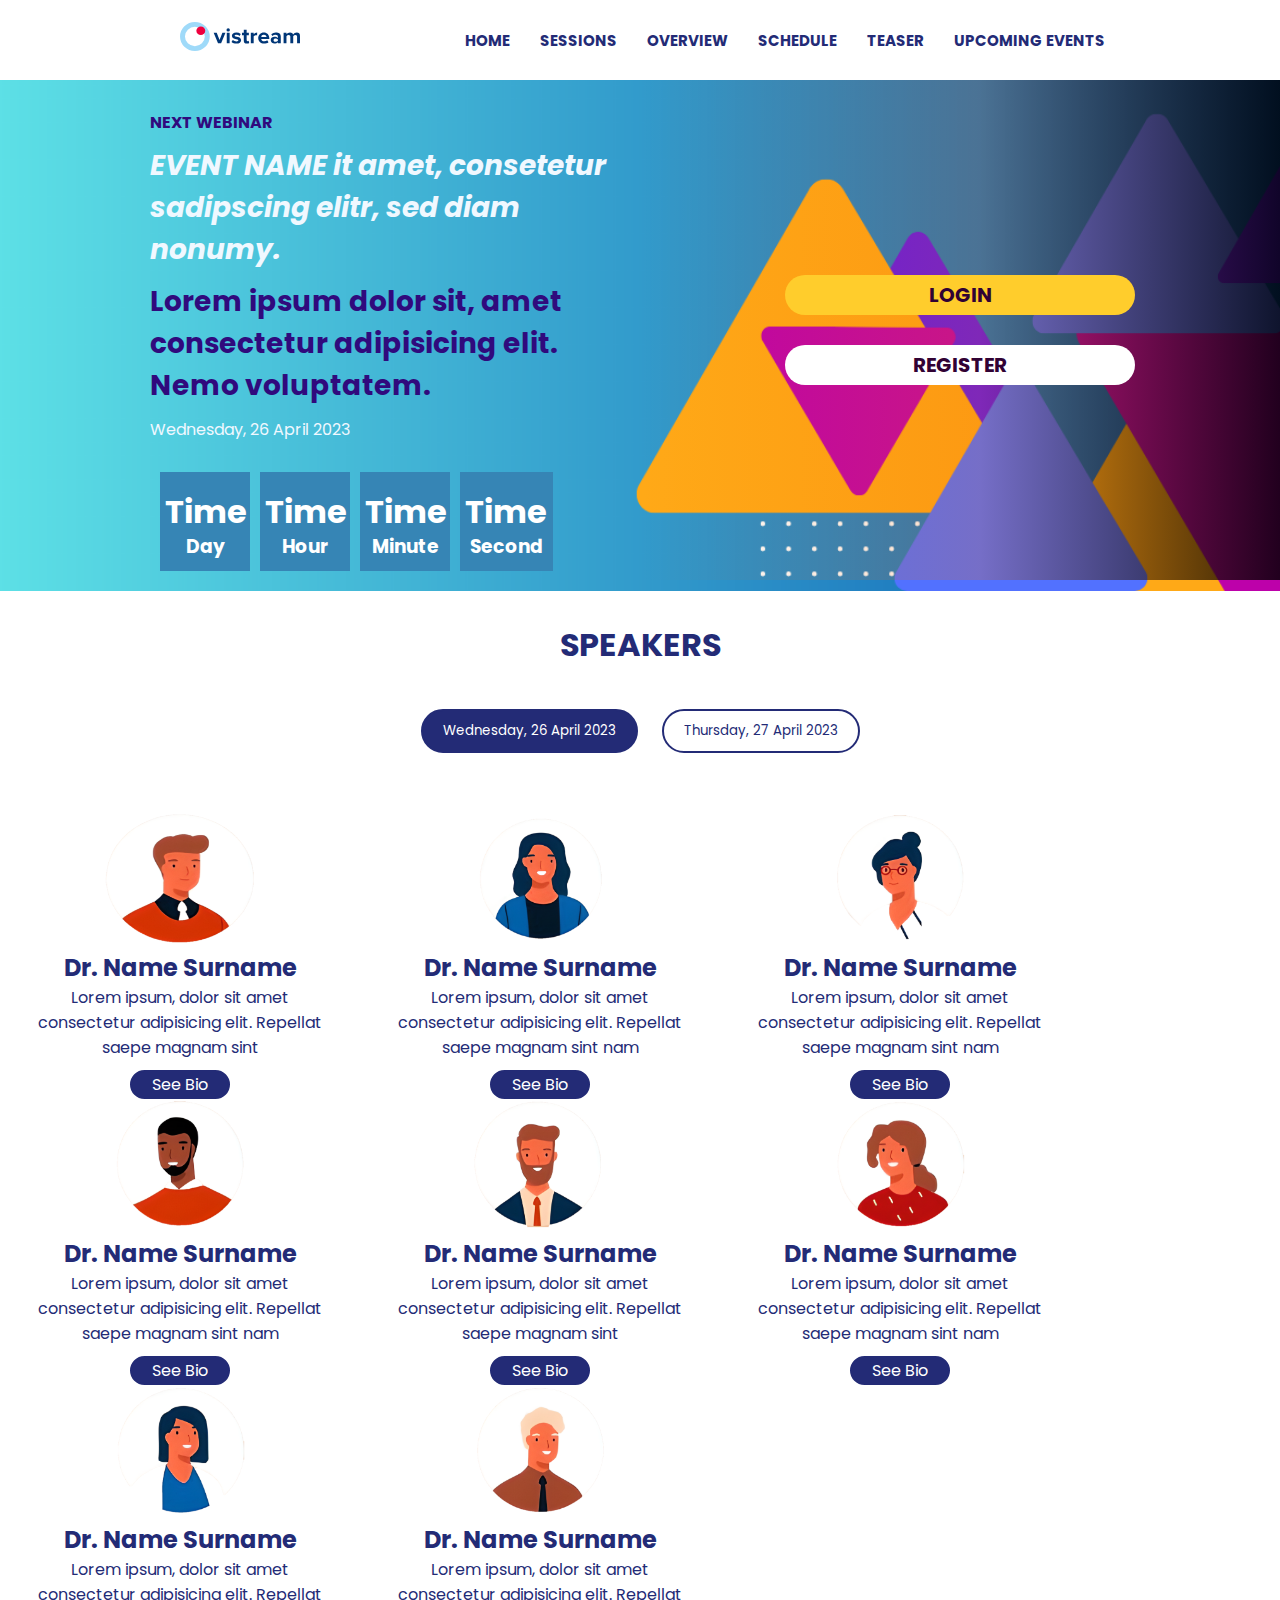
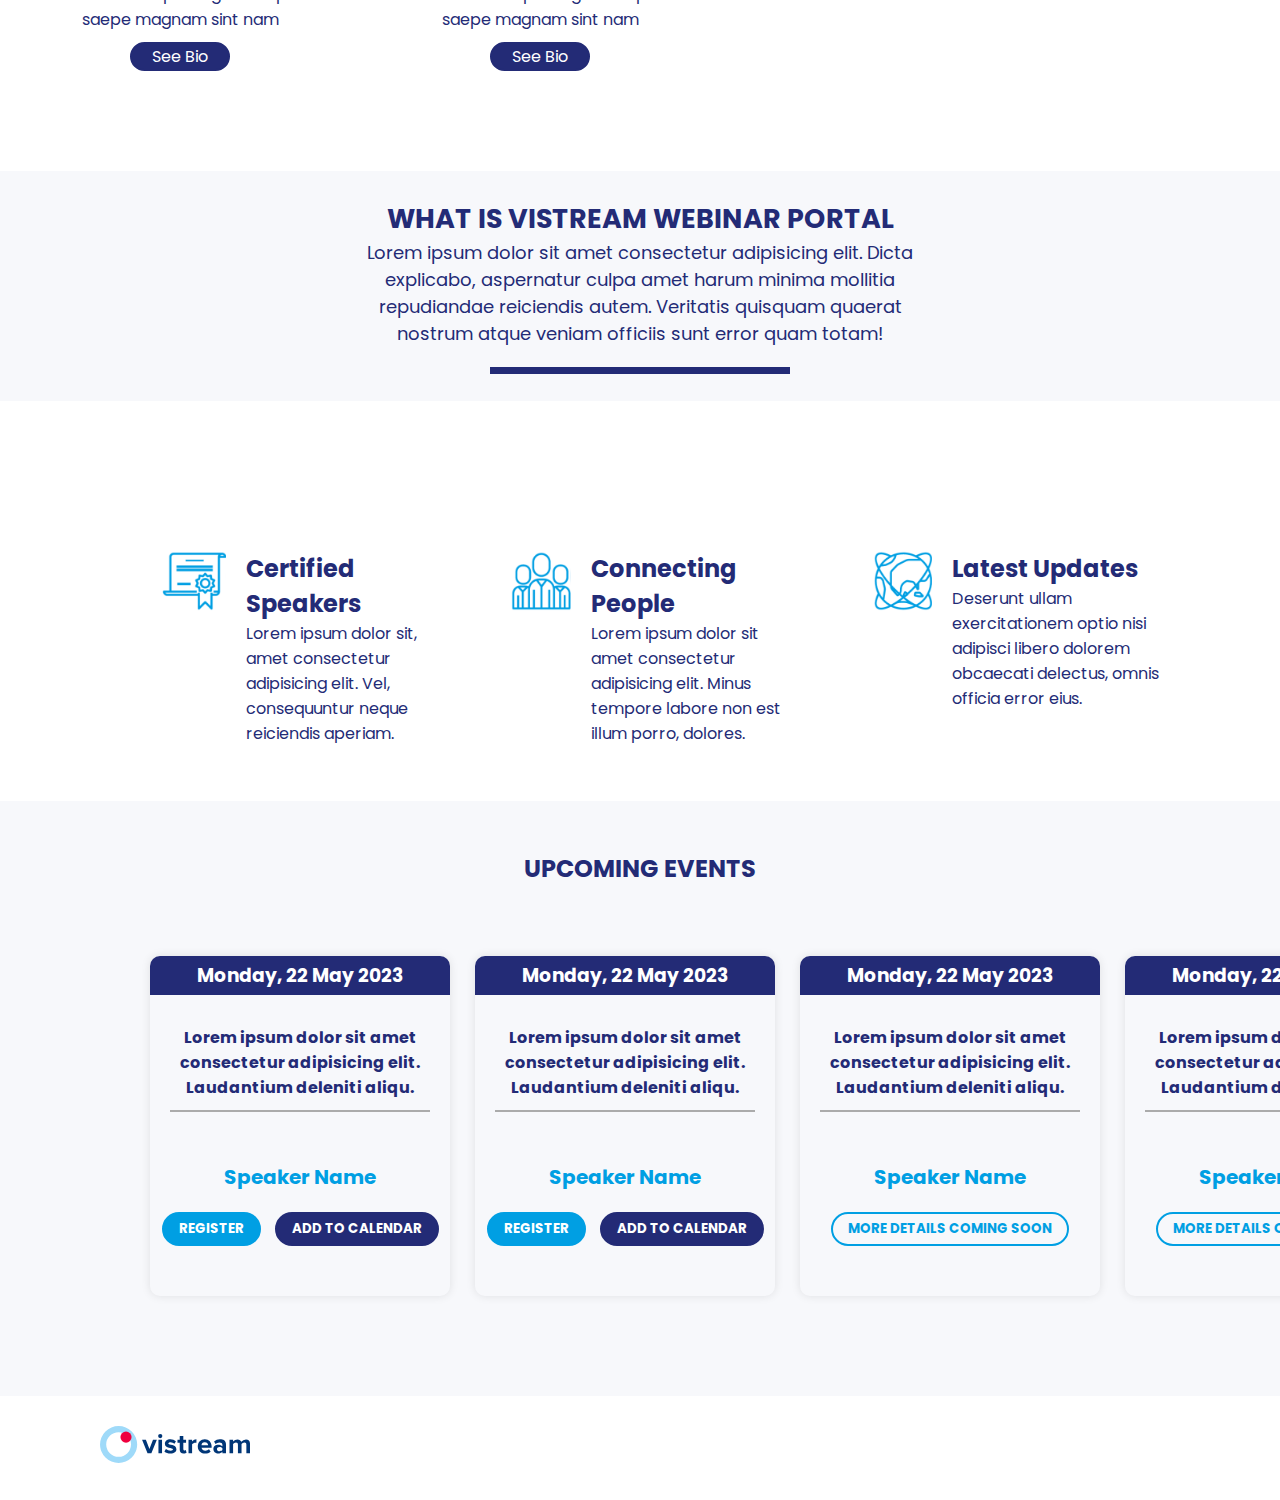
<file: index.html>
<!DOCTYPE html>
<html lang="en">
<head>
    <meta charset="UTF-8">
    <meta http-equiv="X-UA-Compatible" content="IE=edge">
    <meta name="viewport" content="width=device-width, initial-scale=1.0">
    <title>NicEye</title>
    <link rel="icon" href="/assets/vistreamlogo.png">
    <link rel="stylesheet" href="/style/style.css">
    <link rel="preconnect" href="https://fonts.googleapis.com">
    <link rel="preconnect" href="https://fonts.googleapis.com">
    <link rel="preconnect" href="https://fonts.gstatic.com" crossorigin>
    <link rel="preconnect" href="https://fonts.googleapis.com">
    <link rel="preconnect" href="https://fonts.gstatic.com" crossorigin>
    <link href="https://fonts.googleapis.com/css2?family=Poppins:ital,wght@0,400;0,600;1,400;1,600&display=swap" rel="stylesheet">
</head>
<body>
    <nav class="navbar">
        <div class="logo">
            <a href="#"><img id="logo" src="/assets/logo-vistream.svg" alt="description-of-the-image"></a>
        </div>
        <ul class="buttons">
            <a href="#"><li>HOME</li></a>
            <a href="#"><li>SESSIONS</li></a>
            <a href="#"><li>OVERVIEW</li></a>
            <a href="#"><li>SCHEDULE</li></a>
            <a href="#"><li>TEASER</li></a>
            <a href="#upcoming-events"><li>UPCOMING EVENTS</li></a>
        </ul>
    </nav>

    <div class="container-1">
        <div class="col-1">
            <p id="text-1">NEXT WEBINAR</p>
            <p id="text-2">EVENT NAME it amet, consetetur sadipscing elitr, sed diam nonumy.</p>
            <p id="text-3">Lorem ipsum dolor sit, amet consectetur adipisicing elit. Nemo voluptatem.</p>
            <p id="text-4">Wednesday, 26 April 2023</p>
            <!--geri sayım saat-->
            <div class="countdown">
                <div class="container-countdown">
                    <h3 class="day">Time</h3>
                    <h3>Day</h3>
                </div>
                <div class="container-countdown">
                    <h3 class="hour">Time</h3>
                    <h3>Hour</h3>
                </div>
                <div class="container-countdown">
                    <h3 class="minute">Time</h3>
                    <h3>Minute</h3>
                </div>
                <div class="container-countdown">
                    <h3 class="second">Time</h3>
                    <h3>Second</h3>
                </div>
            </div>
        </div>
        <div class="col-2">
            <a href="/login.html"><button id="loginbutton">LOGIN</button></a>
            <a href="/register.html"><button id="registerbutton">REGISTER</button></a>
        </div>
    </div>
    <div class="container-2">
        <h1>SPEAKERS</h1>
        <div class="buttons">
            <button id="btn_diva">Wednesday, 26 April 2023</button>
            <button id="btn_divb">Thursday, 27 April 2023</button>
        </div>
        <div class="contents">
            <div class="diva" id="diva">
                <div class="speakar_card">
                    <img class="pp" src="/assets/profile_pictures/pp1.png" alt="" style="height: 130px;">
                    <h2>Dr. Name Surname</h2>
                    <p>Lorem ipsum, dolor sit amet consectetur adipisicing elit. Repellat saepe magnam sint</p>
                    <button id="a_btn_1">See Bio</button>
                </div>
                <div class="speakar_card">
                    <img class="pp" src="/assets/profile_pictures/pp2.png" alt="" style="height: 130px;">
                    <h2>Dr. Name Surname</h2>
                    <p>Lorem ipsum, dolor sit amet consectetur adipisicing elit. Repellat saepe magnam sint nam</p>
                    <button id="a_btn_2">See Bio</button>
                </div>
                <div class="speakar_card">
                    <img class="pp" src="/assets/profile_pictures/pp3.png" alt="" style="height: 130px;">
                    <h2>Dr. Name Surname</h2>
                    <p>Lorem ipsum, dolor sit amet consectetur adipisicing elit. Repellat saepe magnam sint nam</p>
                    <button id="a_btn_3">See Bio</button>
                </div>
                <div class="speakar_card">
                    <img class="pp" src="/assets/profile_pictures/pp4.png" alt="" style="height: 130px;">
                    <h2>Dr. Name Surname</h2>
                    <p>Lorem ipsum, dolor sit amet consectetur adipisicing elit. Repellat saepe magnam sint nam</p>
                    <button id="a_btn_4">See Bio</button>
                </div>
                <div class="speakar_card">
                    <img class="pp" src="/assets/profile_pictures/pp5.png" alt="" style="height: 130px;">
                    <h2>Dr. Name Surname</h2>
                    <p>Lorem ipsum, dolor sit amet consectetur adipisicing elit. Repellat saepe magnam sint</p>
                    <button id="a_btn_5">See Bio</button>
                </div>
                <div class="speakar_card">
                    <img class="pp" src="/assets/profile_pictures/pp6.png" alt="" style="height: 130px;">
                    <h2>Dr. Name Surname</h2>
                    <p>Lorem ipsum, dolor sit amet consectetur adipisicing elit. Repellat saepe magnam sint nam</p>
                    <button id="a_btn_6">See Bio</button>
                </div>
                <div class="speakar_card">
                    <img class="pp" src="/assets/profile_pictures/pp7.png" alt="" style="height: 130px;">
                    <h2>Dr. Name Surname</h2>
                    <p>Lorem ipsum, dolor sit amet consectetur adipisicing elit. Repellat saepe magnam sint nam</p>
                    <button id="a_btn_7">See Bio</button>
                </div>
                <div class="speakar_card">
                    <img class="pp" src="/assets/profile_pictures/pp8.png" alt="" style="height: 130px;">
                    <h2>Dr. Name Surname</h2>
                    <p>Lorem ipsum, dolor sit amet consectetur adipisicing elit. Repellat saepe magnam sint nam</p>
                    <button id="a_btn_8">See Bio</button>
                </div>
            </div>
            <div class="divb" id="divb">
                <div class="speakar_card">
                    <img class="pp" src="/assets/profile_pictures/pp9.png" alt="" style="height: 130px;">
                    <h2>Dr. Name Surname</h2>
                    <p>Lorem ipsum, dolor sit amet consectetur adipisicing elit. Repellat saepe magnam sint nam</p>
                    <button id="b_btn_1">See Bio</button>
                </div>
                <div class="speakar_card">
                    <img class="pp" src="/assets/profile_pictures/pp10.png" alt="" style="height: 130px;">
                    <h2>Dr. Name Surname</h2>
                    <p>Lorem ipsum, dolor sit amet consectetur adipisicing elit. Repellat saepe magnam sint nam</p>
                    <button id="b_btn_2">See Bio</button>
                </div>
                <div class="speakar_card">
                    <img class="pp" src="/assets/profile_pictures/pp11.png" alt="" style="height: 130px;">
                    <h2>Dr. Name Surname</h2>
                    <p>Lorem ipsum, dolor sit amet consectetur adipisicing elit. Repellat saepe magnam sint nam</p>
                    <button id="b_btn_3">See Bio</button>
                </div>
                <div class="speakar_card">
                    <img class="pp" src="/assets/profile_pictures/pp12.png" alt="" style="height: 130px;">
                    <h2>Dr. Name Surname</h2>
                    <p>Lorem ipsum, dolor sit amet consectetur adipisicing elit. Repellat saepe magnam sint nam </p>
                    <button id="b_btn_4">See Bio</button>
                </div>
                <div class="speakar_card">
                    <img class="pp" src="/assets/profile_pictures/pp13.png" alt="" style="height: 130px;">
                    <h2>Dr. Name Surname</h2>
                    <p>Lorem ipsum, dolor sit amet consectetur adipisicing elit. Repellat saepe magnam sint nam</p>
                    <button id="b_btn_5">See Bio</button>
                </div>
                <div class="speakar_card">
                    <img class="pp" src="/assets/profile_pictures/pp14.png" alt="" style="height: 130px;">
                    <h2>Dr. Name Surname</h2>
                    <p>Lorem ipsum, dolor sit amet consectetur adipisicing elit. Repellat saepe magnam sint nam</p>
                    <button id="b_btn_6">See Bio</button>
                </div>
                <div class="speakar_card">
                    <img class="pp" src="/assets/profile_pictures/pp15.png" alt="" style="height: 130px;">
                    <h2>Dr. Name Surname</h2>
                    <p>Lorem ipsum, dolor sit amet consectetur adipisicing elit. Repellat saepe magnam sint nam</p>
                    <button id="b_btn_7">See Bio</button>
                </div>
                <div class="speakar_card">
                    <img class="pp" src="/assets/profile_pictures/pp16.png" alt="" style="height: 130px;">
                    <h2>Dr. Name Surname</h2>
                    <p>Lorem ipsum, dolor sit amet consectetur adipisicing elit. Repellat saepe magnam sint nam</p>
                    <button id="b_btn_8">See Bio</button>
                </div>
    
            </div>
        </div>
        
    </div>
    <div class="container-3">
        <h2>WHAT IS VISTREAM WEBINAR PORTAL</h2>
        <p>Lorem ipsum dolor sit amet consectetur adipisicing elit. Dicta explicabo, aspernatur culpa amet harum minima mollitia repudiandae reiciendis autem. Veritatis quisquam quaerat nostrum atque veniam officiis sunt error quam totam!</p>
        <div class="line-bar"></div><!--bu divi metnin altındaki mavi bar için kullandım-->
    </div>
    <div class="container-4"><!--tüm kolonları tek kodla cssde düzenlemek için aynı sınıfı kullandım-->
        <div class="column">
            <div class="row1">
                <img src="/assets/vector-1.png" alt="vector-1">
            </div>
            <div class="row2">
                <h2>Certified Speakers</h2>
                <p>Lorem ipsum dolor sit, amet consectetur adipisicing elit. Vel, consequuntur neque reiciendis aperiam.</p>
            </div>
        </div>
        <div class="column">
            <div class="row1">
                <img src="/assets/vector-2.png" alt="vector-2">
            </div>
            <div class="row2">
                <h2>Connecting People</h2>
                <p>Lorem ipsum dolor sit amet consectetur adipisicing elit. Minus tempore labore non est illum porro, dolores. </p>
            </div>
        </div>
        <div class="column">
            <div class="row1">
                <img src="/assets/vector-3.png" alt="vector-3">
            </div>
            <div class="row2">
                <h2>Latest Updates</h2>
                <p>Deserunt ullam exercitationem optio nisi adipisci libero dolorem obcaecati delectus, omnis officia error eius.</p>
            </div>
        </div>
    </div>
    <!--sliding cards-->
    <div class="container-5">
        <div class="title" id="upcoming-events">
            <h2>UPCOMING EVENTS</h2>
        </div>
        <div class="slider-container">
            <div class="card">
                <div class="date">
                    <h3>Monday, 22 May 2023</h3>
                </div>
                <div class="text">
                    <p>Lorem ipsum dolor sit amet consectetur adipisicing elit. Laudantium deleniti aliqu.</p>
                </div>
                <div class="name-profession">
                    <span class="name">Speaker Name</span>
                </div>
                <div class="button">
                    <a href="/register.html"><button class="register">REGISTER</button></a>
                    <button onclick="addToCalendar()" class="add-to-calendar">ADD TO CALENDAR</button>
                </div>
            </div>
            <div class="card">
                <div class="date">
                    <h3>Monday, 22 May 2023</h3>
                </div>
                <div class="text">
                    <p>Lorem ipsum dolor sit amet consectetur adipisicing elit. Laudantium deleniti aliqu.</p>
                </div>
                <div class="name-profession">
                    <span class="name">Speaker Name</span>
                </div>
                <div class="button">
                    <a href="/register.html"><button class="register">REGISTER</button></a>
                    <button onclick="addToCalendar()" class="add-to-calendar">ADD TO CALENDAR</button>
                </div>
            </div>
            <div class="card">
                <div class="date">
                    <h3>Monday, 22 May 2023</h3>
                </div>
                <div class="text">
                    <p>Lorem ipsum dolor sit amet consectetur adipisicing elit. Laudantium deleniti aliqu.</p>
                </div>
                <div class="name-profession">
                    <span class="name">Speaker Name</span>
                </div>
                <div class="button">
                    <button class="register" id="details">MORE DETAILS COMING SOON</button>
                </div>
            </div>
            <div class="card">
                <div class="date">
                    <h3>Monday, 22 May 2023</h3>
                </div>
                <div class="text">
                    <p>Lorem ipsum dolor sit amet consectetur adipisicing elit. Laudantium deleniti aliqu.</p>
                </div>
                <div class="name-profession">
                    <span class="name">Speaker Name</span>
                </div>
                <div class="button">
                    <button class="register" id="details">MORE DETAILS COMING SOON</button>
                </div>
            </div>
            <div class="card">
                <div class="date">
                    <h3>Monday, 22 May 2023</h3>
                </div>
                <div class="text">
                    <p>Lorem ipsum dolor sit amet consectetur adipisicing elit. Laudantium deleniti aliqu.</p>
                </div>
                <div class="name-profession">
                    <span class="name">Speaker Name</span>
                </div>
                <div class="button">
                    <a href="/register.html"><button class="register">REGISTER</button></a>
                    <button onclick="addToCalendar()" class="add-to-calendar">ADD TO CALENDAR</button>
                </div>
            </div>
            <div class="card">
                <div class="date">
                    <h3>Monday, 22 May 2023</h3>
                </div>
                <div class="text">
                    <p>Lorem ipsum dolor sit amet consectetur adipisicing elit. Laudantium deleniti aliqu.</p>
                </div>
                <div class="name-profession">
                    <span class="name">Speaker Name</span>
                </div>
                <div class="button">
                    <a href="/register.html"><button class="register">REGISTER</button></a>
                    <button onclick="addToCalendar()" class="add-to-calendar">ADD TO CALENDAR</button>
                </div>
            </div>
            <div class="card">
                <div class="date">
                    <h3>Monday, 22 May 2023</h3>
                </div>
                <div class="text">
                    <p>Lorem ipsum dolor sit amet consectetur adipisicing elit. Laudantium deleniti aliqu.</p>
                </div>
                <div class="name-profession">
                    <span class="name">Speaker Name</span>
                </div>
                <div class="button">
                    <a href="/register.html"><button class="register">REGISTER</button></a>
                    <button onclick="addToCalendar()" class="add-to-calendar">ADD TO CALENDAR</button>
                </div>
            </div>
            <div class="card">
                <div class="date">
                    <h3>Monday, 22 May 2023</h3>
                </div>
                <div class="text">
                    <p>Lorem ipsum dolor sit amet consectetur adipisicing elit. Laudantium deleniti aliqu.</p>
                </div>
                <div class="name-profession">
                    <span class="name">Speaker Name</span>
                </div>
                <div class="button">
                    <a href="/register.html"><button class="register">REGISTER</button></a>
                    <button onclick="addToCalendar()" class="add-to-calendar">ADD TO CALENDAR</button>
                </div>
            </div>    
        </div>
    </div>
    <footer class="footer">
        <a href=""><img src="/assets/logo-vistream.svg" alt="logo-bistream"></a>
    </footer>

    <!--js-->
    <script src="/script/script.js"></script>     

</body>
</html>
</file>
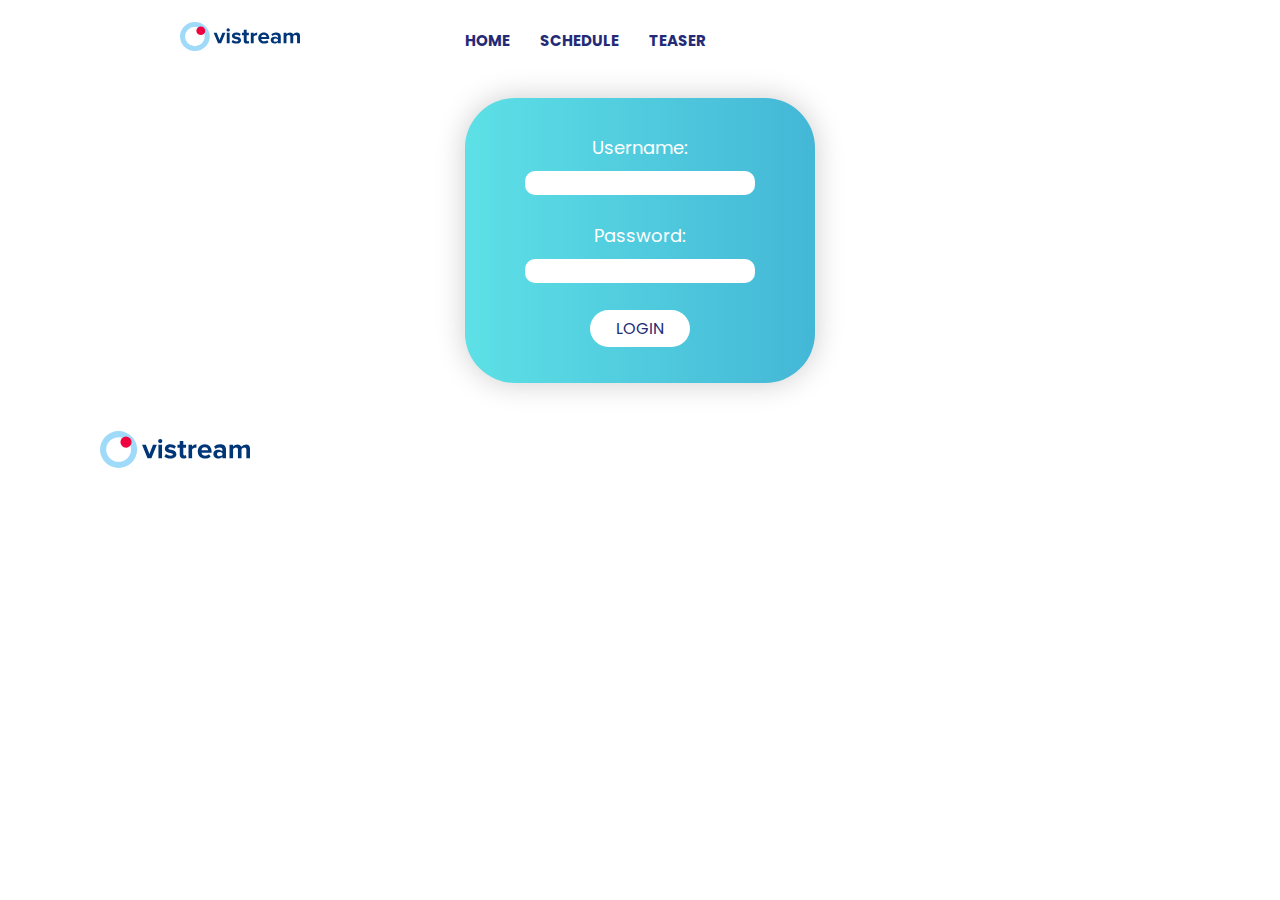
<file: login.html>
<!DOCTYPE html>
<html lang="tr">
    <head>
        <meta charset="UTF-8">
        <meta http-equiv="X-UA-Compatible" content="IE=edge">
        <meta name="viewport" content="width=device-width, initial-scale=1.0">
        <title>NicEye</title>
        <link rel="icon" href="/assets/vistreamlogo.png"/>
        <link rel="preconnect" href="https://fonts.googleapis.com">
        <link rel="preconnect" href="https://fonts.gstatic.com" crossorigin>
        <link href="https://fonts.googleapis.com/css2?family=Open+Sans:ital,wght@1,300&family=Poppins&display=swap" rel="stylesheet">
        <link rel="stylesheet" href="/style/login.css">
    </head>
    <body>
        <nav class="navbar">
            <div class="logo">
                <a href="/index.html"><img id="logo" src="/assets/logo-vistream.svg" alt="description-of-the-image"></a>
            </div>
            <ul class="buttons">
                <a href="/index.html"><li>HOME</li></a>
                <a href="#"><li>SCHEDULE</li></a>
                <a href="#"><li>TEASER</li></a>
               
            </ul>
        </nav>
        <div class="form">
            <form action="" method="POST">
                <div class="second">
                    <label for="user_id">Username:</label>
                    <input type="text" id="username" name="username" required><br>
                    <label for="user_password">Password:</label>
                    <input type="password" id="user_password" name="user_password" required><br>
                    <input type="submit" id="submit" name="submit" value="LOGIN">
                </div>
            </form> 
        </div>
        <footer class="footer">
            <a href=""><img src="/assets/logo-vistream.svg" alt="logo-bistream"></a>
        </footer>
    </body>
</html>
</file>
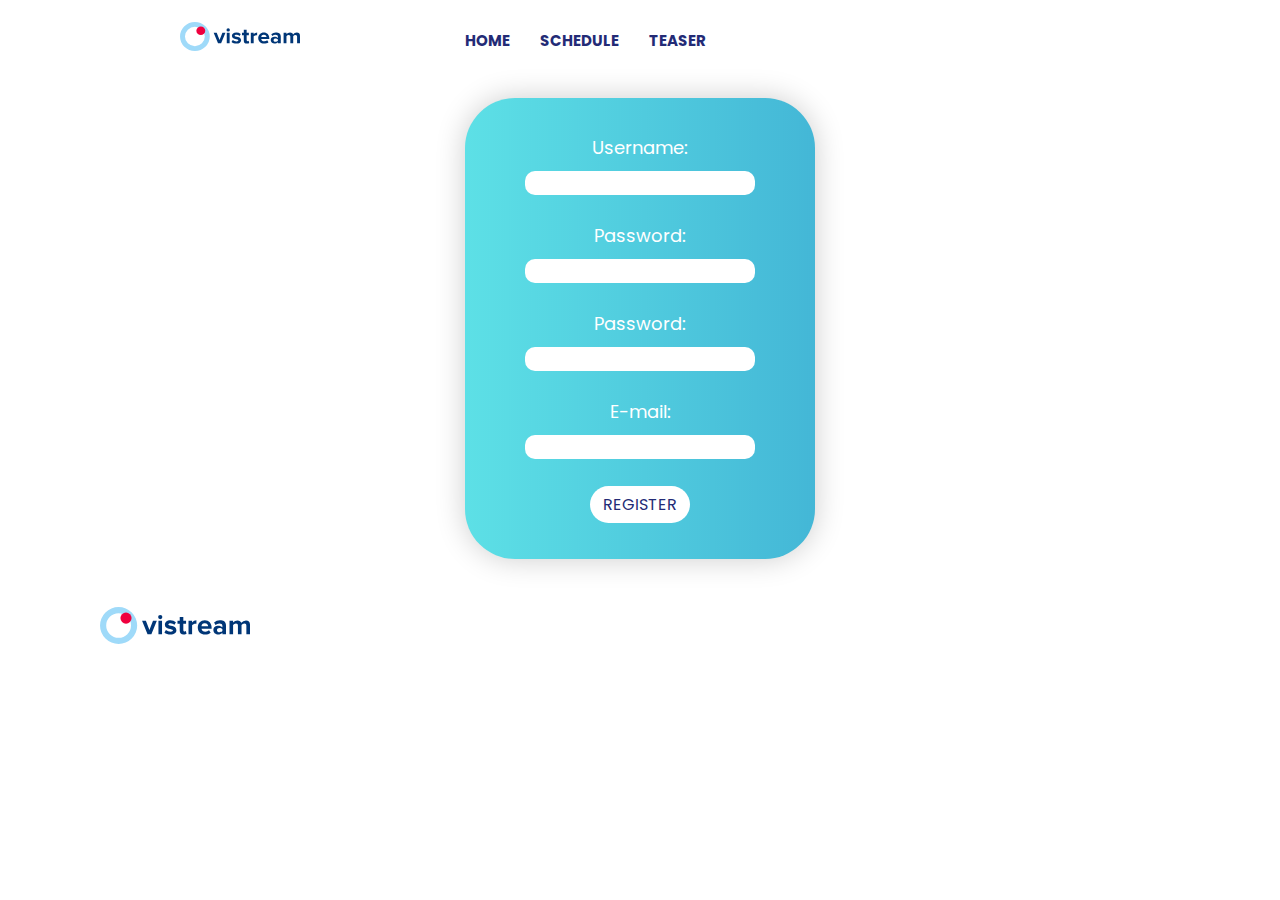
<file: register.html>
<!DOCTYPE html>
<html lang="tr">
    <head>
        <meta charset="UTF-8">
        <meta http-equiv="X-UA-Compatible" content="IE=edge">
        <meta name="viewport" content="width=device-width, initial-scale=1.0">
        <title>NicEye</title>
        <link rel="icon" href="/assets/vistreamlogo.png"/>
       <link rel="preconnect" href="https://fonts.googleapis.com">
        <link rel="preconnect" href="https://fonts.gstatic.com" crossorigin>
        <link href="https://fonts.googleapis.com/css2?family=Open+Sans:ital,wght@1,300&family=Poppins&display=swap" rel="stylesheet">
        <link rel="stylesheet" href="/style/register.css">
    </head>
    <body>
        <nav class="navbar">
            <div class="logo">
                <a href="/index.html"><img id="logo" src="/assets/logo-vistream.svg" alt="description-of-the-image"></a>
            </div>
            <ul class="buttons">
                <a href="/index.html"><li>HOME</li></a>
                <a href="#"><li>SCHEDULE</li></a>
                <a href="#"><li>TEASER</li></a>
               
            </ul>
        </nav>
        <div class="form">
            <form action="" method="POST">
                <div class="second">
                    <label for="user_id">Username:</label>
                    <input type="text" id="username" name="username" required><br>
                    <label for="user_password">Password:</label>
                    <input type="password" id="user_password" name="user_password" required><br>
                    <label for="user_password">Password:</label>
                    <input type="password" id="user_password" name="user_password" required><br>
                    <label for="mail">E-mail:</label>
                    <input type="mail" id="mail" name="mail" required><br>
                    <input type="submit" id="submit" name="submit" value="REGISTER">
                </div>
            </form> 
        </div>
        <footer class="footer">
            <a href=""><img src="/assets/logo-vistream.svg" alt="logo-bistream"></a>
        </footer>
    </body>
</html>
</file>
<file: style/style.css>
*{
    margin: 0px;
    padding: 0px;
    font-family: 'Poppins', sans-serif;
    box-sizing: border-box;
    scroll-behavior: smooth;
    
}

.navbar{
    display: flex;
    padding: 30px;
    width: 100%;
    height: 80px;
    position: fixed;
    z-index: 1;
    background-color: white;
}
.navbar .logo{
    display: flex;
    padding: 0px 150px 0px 150px;
    align-items: center;
}
.navbar #logo{
    width: 120px;
    padding: 0;
    margin: 0;
}
.navbar .buttons{
    padding: 0;
    margin: 0;
    display: flex;
    text-align: center;
    justify-content: center;
    align-items: center;
}
.navbar .buttons a {
    margin: 0px 15px 0px 15px;
    padding: 0px;
    list-style: none;
    color: #232B76;
    text-decoration: none;
    font-weight: bold;
    font-size: 15px;
    transition: 0.2s;
    -webkit-transition: 0.2s;
    -moz-transition: 0.2s;
    -ms-transition: 0.2s;
    -o-transition: 0.2s;
}
.navbar .buttons a:hover {
    color: #EF003E;
}
.container-1{
    display: flex;
    background-image: url(/assets/bg1.png);
    background-size: cover;
    width: 100%;
    min-height: 535px;
    /*navbarı fixed positionsda kullandığım için containerı translate yaparak dengeledim.*/
    padding-top: 80px;
}
.container-1 .col-1{
    display: flex;
    flex-direction: column;
    width: 50%;
    min-height: 500px;
    margin: 0;
    padding: 20px 0px 20px 150px;
    justify-content: center;

}

.container-1 .col-1 p{
    padding-top: 10px;
}
/*container 1, col-1 soldaki textler */
#text-1{
    color: #300a7d;
    font-weight: bold;
    font-size: 16px;
}
#text-2{
    color: aliceblue;
    font-weight: bold;
    font-size: 28px;
    font-style: italic;
}
#text-3{
    color: #300a7d;
    font-weight: bold;
    font-size: 28px;
}
#text-4{
    color: aliceblue;
    font-size: 16px;
}
/* burada bitiyor*/
/*countdown style kodları başlangıcı*/
.container-1 .col-1 .countdown{
    display: flex;
    text-align: center;
    margin-top: 30px;
    padding: 0;

}
.container-countdown{
    padding: 10px;
    margin-left: 10px;
    color: white;
    background-color: #3685B5;
}
.day, .hour, .minute, .second{
    font-size: 2rem;
    width: 70px;
    display: flex;
    align-items: center;
    justify-content: center;
    height: 60px;
    margin-bottom: -10px;
    
}
/*countdown bitiş*/
.container-1 .col-2{
    display: flex;
    flex-direction: column;
    width: 50%;
    right: 0;
    height: 500px;
    margin: 0;
    padding: 0;
    justify-content: center;
    align-items: center;
    background: linear-gradient(90deg, rgba(196,12,12,0) 0%, rgba(244,101,3,0.2206933798910189) 53%, rgba(0,0,0,0.8229342762495624) 100%);
}
/*container-1 col-2 sağdaki butonlar*/
#loginbutton{
    background: #FFCD2C;
    transition: 0.2s;
    width: 350px;
    height: 40px;
    border: none;
    border-radius: 50px;
    -webkit-border-radius: 50px;
    -moz-border-radius: 50px;
    -ms-border-radius: 50px;
    -o-border-radius: 50px;
    font-size: 20px;
    font-weight: bold;
    color: #310234;
    -webkit-transition: 0.2s;
    -moz-transition: 0.2s;
    -ms-transition: 0.2s;
    -o-transition: 0.2s;
}
#registerbutton{
    background: white;
    transition: 0.2s;
    width: 350px;
    height: 40px;
    border: none;
    border-radius: 50px;
    -webkit-border-radius: 50px;
    -moz-border-radius: 50px;
    -ms-border-radius: 50px;
    -o-border-radius: 50px;
    font-size: 20px;
    margin-top: 30px;
    font-weight: bold;
    color: #310234;
    -webkit-transition: 0.2s;
    -moz-transition: 0.2s;
    -ms-transition: 0.2s;
    -o-transition: 0.2s;
}
#loginbutton:hover{
    background: #fcaf3b;
    cursor: pointer;
}
#registerbutton:hover{
    background:#ffe693 ;
    cursor: pointer;
}
/*container-1 col-2 sağdaki butonlar burada bitiyor*/
.container-2{
    width: 100%;
    height: auto;
    background-color: white;
    text-align: center;
}
.container-2 h1{
    color: #232B76;
    padding: 30px;
}
.container-2 .buttons{
    padding: 10px;

}
.container-2 .buttons button{
    padding: 10px 20px;
    cursor: pointer;
    border-style: solid;
    border-radius: 30px;
    border-color: #232B76;
    -webkit-border-radius: 30px;
    -moz-border-radius: 30px;
    -ms-border-radius: 30px;
    -o-border-radius: 30px;
    margin: 0px 10px 50px 10px;
}
#btn_diva{
    background-color: #232B76;
    color: white;
}
#btn_divb{
    color: #232B76;
    background-color: white;
}

.container-2 .contents{
    display: flex;
    height: 100%;
    width: 100%;
}  

.container-2 .contents .diva{
    width: 100%;
    height: auto;
    display: flex;
    flex-wrap: wrap;

}
.speakar_card{
    align-items: center;
    max-width: 300px;
    margin: 0px 30px;
    color: #232B76;
    
}
.speakar_card button{
    background-color: #232B76;
    color: white;
    cursor: pointer;
    width: 100px;
    margin-top: 10px;
    font-size: 16px;
    border-style: solid;
    border-color: #232B76;
    border-radius: 20px;
    -webkit-border-radius: 20px;
    -moz-border-radius: 20px;
    -ms-border-radius: 20px;
    -o-border-radius: 20px;
    transition: 0.2s;
    -webkit-transition: 0.2s;
    -moz-transition: 0.2s;
    -ms-transition: 0.2s;
    -o-transition: 0.2s;
}
.speakar_card button:hover{
    color: #232B76;
    background-color: white;
}
.pp{
    width: 150px;
    
}
.container-2 .contents .divb{
    width: 100%;
    height: auto;
    display: none;
    flex-wrap: wrap;

}     
.container-3{
    width: 100%;
    height: 230px;
    font-size: 18px;
    background-color: #F7F8FB;
    display: flex;
    flex-direction: column;
    align-items: center;
    justify-content: center;
    text-align: center;
    color: #232B76;
    padding: 20px 350px;
    margin-top: 100px;
}
.container-3 .line-bar{
    width: 300px;
    height: 7px;
    background-color: #232B76;
    margin-top: 20px;
}
.container-4{
    display: flex;
    color: #232B76;
    height: 400px;
    justify-content: center;
    align-items: center;
    padding: 50px 100px 90px 100px;

}
.container-4 .column{
    display: flex;
    height: 60px;
    margin-left: 20px;
    padding: 0px 20px;
}

.container-4 .column .row1 img{
    height: 60px;
    padding: 0px 20px;
}


/*cards*/
.container-5{
    display: flex;
    flex-direction: column;
    align-items: center;
    justify-content: center;
    width: 100%;
    height: auto;
    background: #F7F8FB;
}
.container-5 .title{
    margin-top: 50px;
    margin-bottom: -30px;
    color: #232B76;
}
.slider-container {
    display: flex;
    justify-content: space-between;
    overflow-x: scroll;
    width: 100%;
    height: auto;
    margin: 0;
    margin: 80px 100px 0px;
    padding-left: 150px;
}
  
.slider-container .card {
    display: flex;
    flex-direction: column;
    align-items: center;
    justify-content: center;
    text-align: center;
    flex: 0 0 300px;
    margin-top: 20px;
    margin-right: 25px;
    box-shadow: 0 0 10px rgba(0, 0, 0, 0.1);
    border-radius: 10px;
    overflow: hidden;
    margin-bottom: 100px;
    transition: all 0.3s ease;
    padding-bottom: 50px;
}
  
.slider-container .card:hover {
    transform: scale(1.1);
    -webkit-transform: scale(1.1);
    -moz-transform: scale(1.1);
    -ms-transform: scale(1.1);
    -o-transform: scale(1.1);
}
  
.slider-container .card:hover + .card {
    transform: scale(1);
    -webkit-transform: scale(1);
    -moz-transform: scale(1);
    -ms-transform: scale(1);
    -o-transform: scale(1);
}
  
.slider-container .card:hover ~ .card {
    transform: scale(1);
    -webkit-transform: scale(1);
    -moz-transform: scale(1);
    -ms-transform: scale(1);
    -o-transform: scale(1);
}
.slider-container .card .date{
    display: flex;
    width: 100%;
    align-items: center;
    justify-content: center;
    background-color: #232B76;
}
.slider-container .card .date h3{
    padding: 5px;
    color: white;
}
.slider-container .card .text{
    color: #232B76;
    font-weight: bold;
    padding: 10px;
    border-bottom: solid;
    border-width: 2px;
    margin: 20px;
    border-color: rgb(171, 171, 171);
}
.slider-container .card .name-profession{
    display: flex;
    flex-direction: column;
    padding: 10px 10px 0px;
    margin-top: 20px;
}
.slider-container .card .name-profession .name{
    font-size: 20px;
    font-weight: bold;
    color: #009FE3;

}

.slider-container .card .button{
    margin-top: 20px;
    
}
.slider-container .card .button button, .slider-container .card .button button{
    cursor: pointer;
    margin: 0px 5px;
    padding: 5px 15px;
    border: none;
    border-radius: 20px;
    -webkit-border-radius: 20px;
    -moz-border-radius: 20px;
    -ms-border-radius: 20px;
    -o-border-radius: 20px;
    color: white;
}
.slider-container .card .button .register{
    font-weight: bold;
    background-color: #009FE3;
    border: solid;
    border-color: #009FE3;
    border-width: 2px;
    transition: 0.2s;
    -webkit-transition: 0.2s;
    -moz-transition: 0.2s;
    -ms-transition: 0.2s;
    -o-transition: 0.2s;
}
.slider-container .card .button .add-to-calendar{
    font-weight: bold;
    background-color: #232B76;
    border: solid;
    border-color: #232B76;
    border-width: 2px;
    transition: 0.2s;
    -webkit-transition: 0.2s;
    -moz-transition: 0.2s;
    -ms-transition: 0.2s;
    -o-transition: 0.2s;
}
.slider-container .card .button .register:hover{
    background-color: white;
    color: #009FE3;
}
.slider-container .card .button .add-to-calendar:hover{
    background-color: white;
    color: #232B76;

}
#details{
    background-color: #F7F8FB;
    color: #009FE3;
}
#details:hover{
    background-color: #009FE3;
    color: white;
    border-color: white;
}


.footer{
    width: 100%;
    background:white;
    color: #232B76;
    padding: 30px;
}
.footer img{
    width: 150px;
    margin-left: 70px;
}
@media only screen and (max-width: 650px){
    .navbar{
        align-items: center;
        flex-direction: column;
        height: auto;
        padding: 10px 0px 0px;
        margin: 0;
    }
    .navbar .logo img{
        height:20px ;
        padding: 0;
        margin: 0;
    }
    .navbar .buttons{
        flex-wrap: wrap;
    }
    .navbar .buttons a{
        font-size: 16px;
        padding: 0;
        margin: 10px;

    }
    .container-1{
        width: 100%;
        height: auto; 
        display: flex;
        flex-direction: column;
        padding: 120px 0px 0px 0px;
        margin: 0;   
    }
    .container-1 .col-1{
        padding: 20px;
        width: 100%;
    }
    .container-1 .col-1 .countdown{
        padding: 0;
        display: flex;
        align-items: center;
        justify-content: center;
    }
    .day, .hour, .minute, .second, .container-countdown h3{
        width: 60px;
        font-size: 1.1rem;
        height: 35px;
        
    }
    .container-1 .col-2{
        height: 200px;
        padding: 0;
        margin: 0;
        width: 100%;
        background: linear-gradient(180deg, rgba(196,12,12,0) 0%, rgba(244,101,3,0.2206933798910189) 53%, rgba(0,0,0,0.4229342762495624) 100%);

    }
    #loginbutton, #registerbutton{
        padding: 0;
        width: 200px;
    }
    .container-2{
        width: 100%;
        height: auto;
        align-items: center;
    }
    .container-2 .contents{
        padding:0px ;
    }
    .container-2 .contents .diva, .divb{
        display: flex;
        align-items: center;
        justify-content: center;
    }
    .diva .speakar_card, .divb .speakar_card{
        padding: 0px 20px 20px 20px;
        margin-bottom: 40px;
        border-style: solid;
        border-radius:50px;
        -webkit-border-radius:50px;
        -moz-border-radius:50px;
        -ms-border-radius:50px;
        -o-border-radius:50px;
        -webkit-border-radius: 50px;
    }
    .container-3{
        margin: 0;
        width: 100%;
        height: auto;
        padding: 50px;
    }
    .container-4{
        display: flex;
        flex-direction: column;
        width: 100%;
        height: auto;
        padding: 40px;
    }
    .container-4 .column{
        height: auto;
        width: 100%;
        padding: 0;
        margin: 0;
        padding-bottom: 30px;
    }
    .container-5{
        width: 100%;
    }
    .container-5 .slider-container{
        width: 100%;
    }
}
</file>
<file: style/login.css>
* {
    margin: 0;
    padding: 0;
    box-sizing: border-box;
    font-family: 'Poppins', sans-serif;
    scroll-behavior: smooth;
}
body{
    background: white;
    width: 100%;
}
.navbar{
    display: flex;
    padding: 30px;
    width: 100%;
    height: 80px;
    z-index: 1;
    background-color: white;
}
.navbar .logo{
    display: flex;
    padding: 0px 150px 0px 150px;
    align-items: center;
}
.navbar #logo{
    width: 120px;
    padding: 0;
    margin: 0;
}
.navbar .buttons{
    padding: 0;
    margin: 0;
    display: flex;
    text-align: center;
    justify-content: center;
    align-items: center;
}
.navbar .buttons a {
    margin: 0px 15px 0px 15px;
    padding: 0px;
    list-style: none;
    color: #232B76;
    text-decoration: none;
    font-weight: bold;
    font-size: 15px;
    transition: 0.2s;
    -webkit-transition: 0.2s;
    -moz-transition: 0.2s;
    -ms-transition: 0.2s;
    -o-transition: 0.2s;
}
.navbar .buttons a:hover {
    color: #EF003E;
}
.form{
    display: flex;
    flex-direction: column;
    align-items: center;
    text-align: center;
    
}
.second {
    width:350px;
    display: flex;
    flex-direction: column;
    align-items: center;
    text-align: center;
    font-size: 18px;
    padding: 36px;
    margin: 18px;
    background-image: url(/assets/bg1.png);
    border-radius: 50px;
    -webkit-border-radius: 50px;
    -moz-border-radius: 50px;
    -ms-border-radius: 50px;
    -o-border-radius: 50px;
    box-shadow: 0 0 30px rgba(0, 0, 0, 0.2);
    background-color: #232B76;
}
.second label{
    color: white;
    display: block;
    margin-bottom: 10px;
}
.second input{
    background-color: white;
    color: #222222;
    display: block;
    width: 230px;
    border-radius: 10px;
    border: none;
    padding: 2px;
    -webkit-border-radius: 10px;
    -moz-border-radius: 10px;
    -ms-border-radius: 10px;
    -o-border-radius: 10px;
}
.second p{
    color: #dbdbdb;
    font-size: 16px;
}
#submit{
    font-size: 16px;
    color: #232B76;
    background-color: white;
    padding: 6px 12px;
    cursor: pointer;
    border-radius: 25px;
    width: 100px;
    transition: 0.2s;
    -webkit-transition: 0.2s;
    -moz-transition: 0.2s;
    -ms-transition: 0.2s;
    -o-transition: 0.2s;
    -webkit-border-radius: 25px;
    -moz-border-radius: 25px;
    -ms-border-radius: 25px;
    -o-border-radius: 25px;
}
#submit:hover{
    color: white;
    background-color: #232B76; 

}
.footer{
    width: 100%;
    background:white;
    color: #232B76;
    padding: 30px;
}
.footer img{
    width: 150px;
    margin-left: 70px;
}
@media only screen and (max-width: 650px){
    .navbar{
        align-items: center;
        flex-direction: column;
        height: auto;
        padding: 10px 0px 0px;
        margin: 0;
    }
    .navbar .logo img{
        height:20px ;
        padding: 0;
        margin: 0;
    }
    .navbar .buttons{
        flex-wrap: wrap;
    }
    .navbar .buttons a{
        font-size: 16px;
        padding: 0;
        margin: 10px;

    }
    .second{
        width: 220px;
    }
    .second input{
        width: 160px;
    }
}
</file>
<file: style/register.css>
* {
    margin: 0;
    padding: 0;
    box-sizing: border-box;
    font-family: 'Poppins', sans-serif;
    scroll-behavior: smooth;
}
body{
    background: white;
    width: 100%;
}
.navbar{
    display: flex;
    padding: 30px;
    width: 100%;
    height: 80px;
    z-index: 1;
    background-color: white;
}
.navbar .logo{
    display: flex;
    padding: 0px 150px 0px 150px;
    align-items: center;
}
.navbar #logo{
    width: 120px;
    padding: 0;
    margin: 0;
}
.navbar .buttons{
    padding: 0;
    margin: 0;
    display: flex;
    text-align: center;
    justify-content: center;
    align-items: center;
}
.navbar .buttons a {
    margin: 0px 15px 0px 15px;
    padding: 0px;
    list-style: none;
    color: #232B76;
    text-decoration: none;
    font-weight: bold;
    font-size: 15px;
    transition: 0.2s;
    -webkit-transition: 0.2s;
    -moz-transition: 0.2s;
    -ms-transition: 0.2s;
    -o-transition: 0.2s;
}
.navbar .buttons a:hover {
    color: #EF003E;
}
.form{
    display: flex;
    flex-direction: column;
    align-items: center;
    text-align: center;
    
}
.second {
    width:350px;
    display: flex;
    flex-direction: column;
    align-items: center;
    text-align: center;
    font-size: 18px;
    padding: 36px;
    margin: 18px;
    background-image: url(/assets/bg1.png);
    border-radius: 50px;
    -webkit-border-radius: 50px;
    -moz-border-radius: 50px;
    -ms-border-radius: 50px;
    -o-border-radius: 50px;
    box-shadow: 0 0 30px rgba(0, 0, 0, 0.2);
    background-color: #232B76;
}
.second label{
    color: white;
    display: block;
    margin-bottom: 10px;
}
.second input{
    background-color: white;
    color: #222222;
    display: block;
    width: 230px;
    border-radius: 10px;
    border: none;
    padding: 2px;
    -webkit-border-radius: 10px;
    -moz-border-radius: 10px;
    -ms-border-radius: 10px;
    -o-border-radius: 10px;
}
.second p{
    color: #dbdbdb;
    font-size: 16px;
}
#submit{
    font-size: 16px;
    color: #232B76;
    background-color: white;
    padding: 6px 12px;
    cursor: pointer;
    border-radius: 25px;
    width: 100px;
    transition: 0.2s;
    -webkit-transition: 0.2s;
    -moz-transition: 0.2s;
    -ms-transition: 0.2s;
    -o-transition: 0.2s;
    -webkit-border-radius: 25px;
    -moz-border-radius: 25px;
    -ms-border-radius: 25px;
    -o-border-radius: 25px;
}
#submit:hover{
    color: white;
    background-color: #232B76; 

}
.footer{
    width: 100%;
    background:white;
    color: #232B76;
    padding: 30px;
}
.footer img{
    width: 150px;
    margin-left: 70px;
}
@media only screen and (max-width: 650px){
    .navbar{
        align-items: center;
        flex-direction: column;
        height: auto;
        padding: 10px 0px 0px;
        margin: 0;
    }
    .navbar .logo img{
        height:20px ;
        padding: 0;
        margin: 0;
    }
    .navbar .buttons{
        flex-wrap: wrap;
    }
    .navbar .buttons a{
        font-size: 16px;
        padding: 0;
        margin: 10px;

    }
    .second{
        width: 220px;
    }
    .second input{
        width: 160px;
    }
}
</file>
